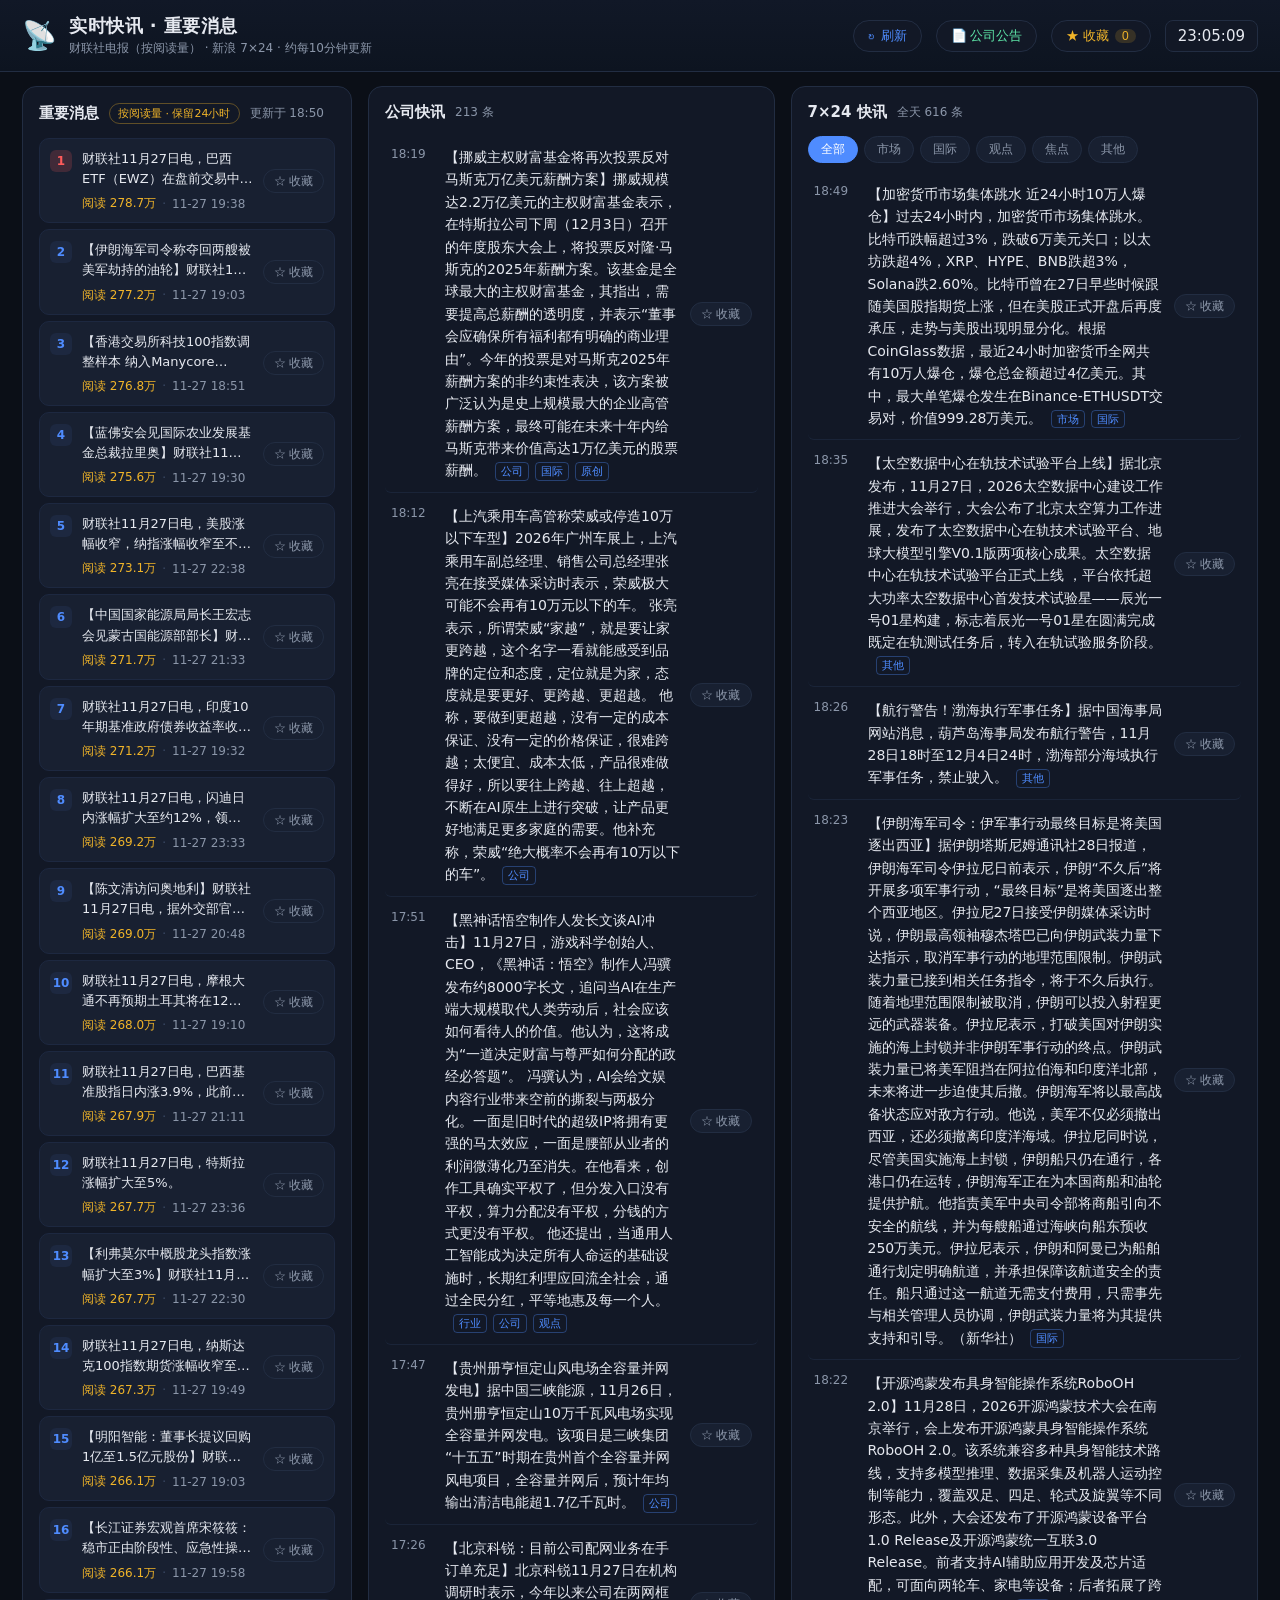
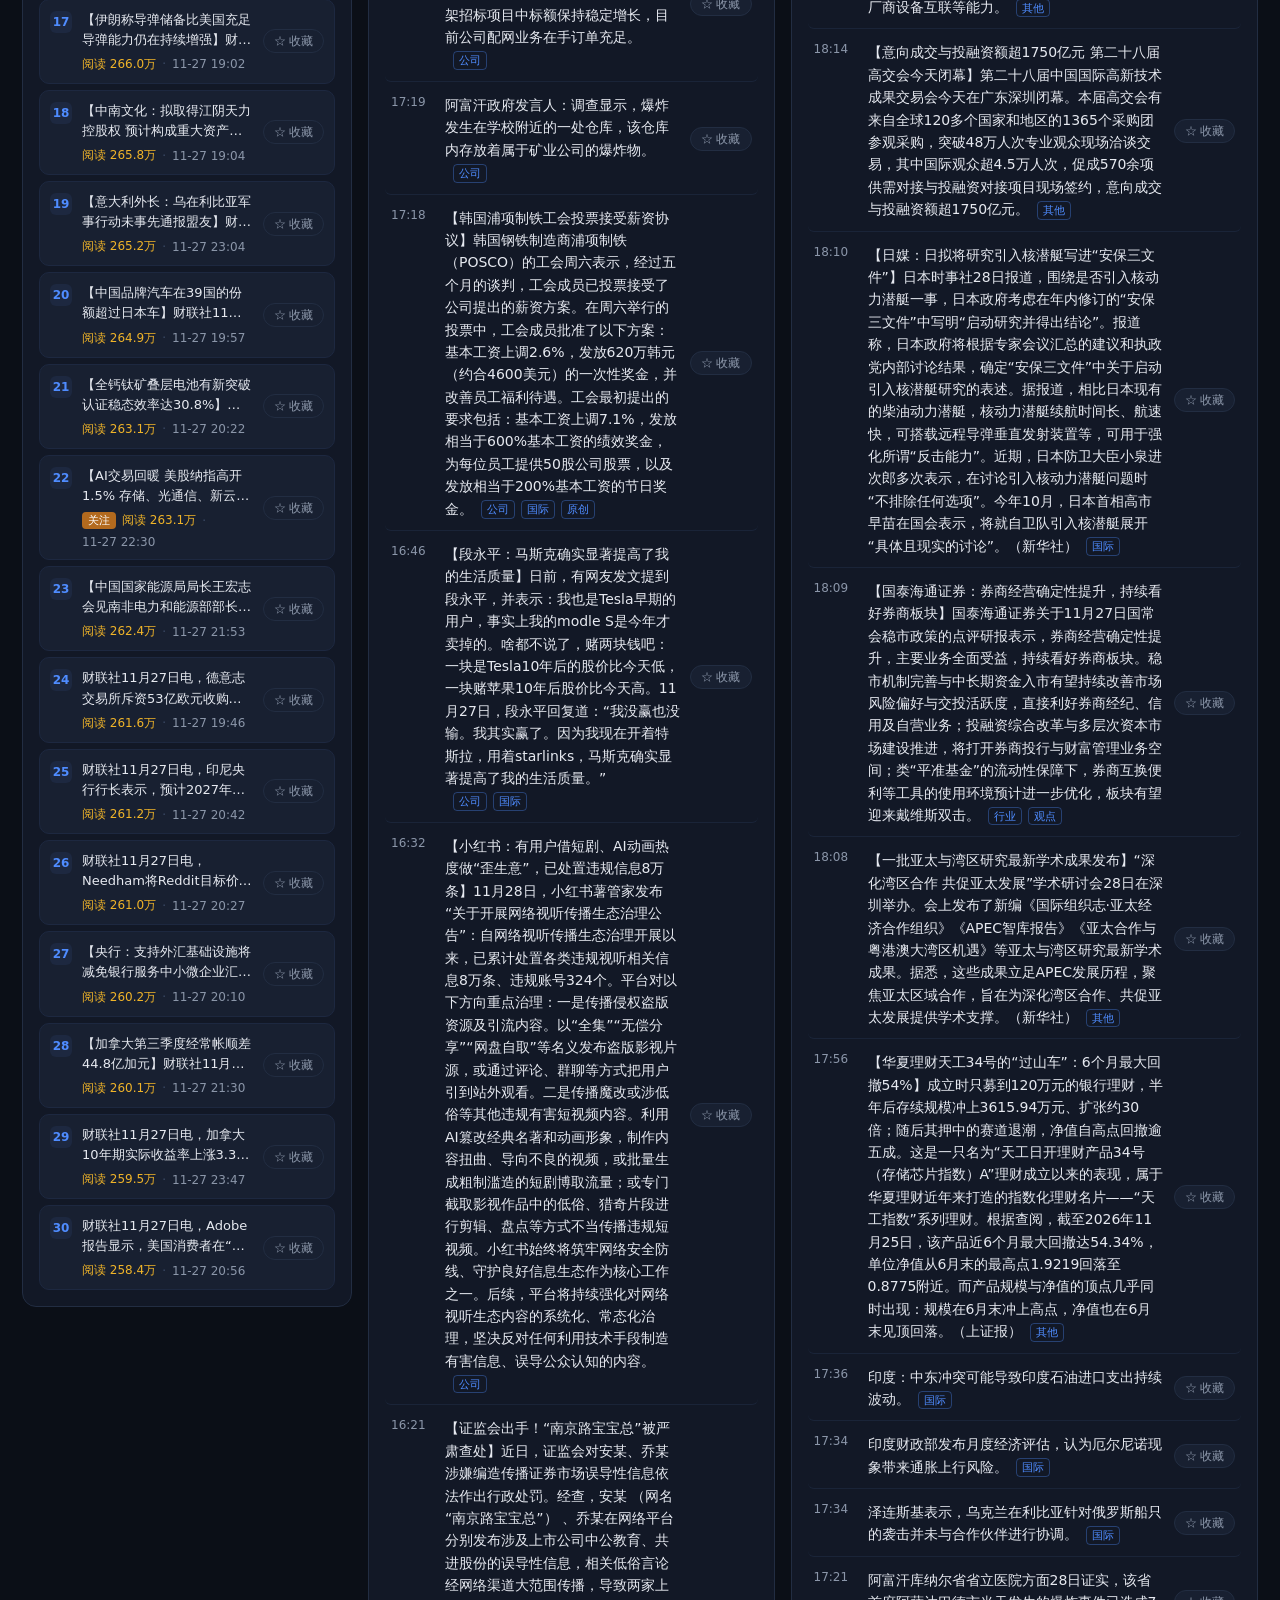
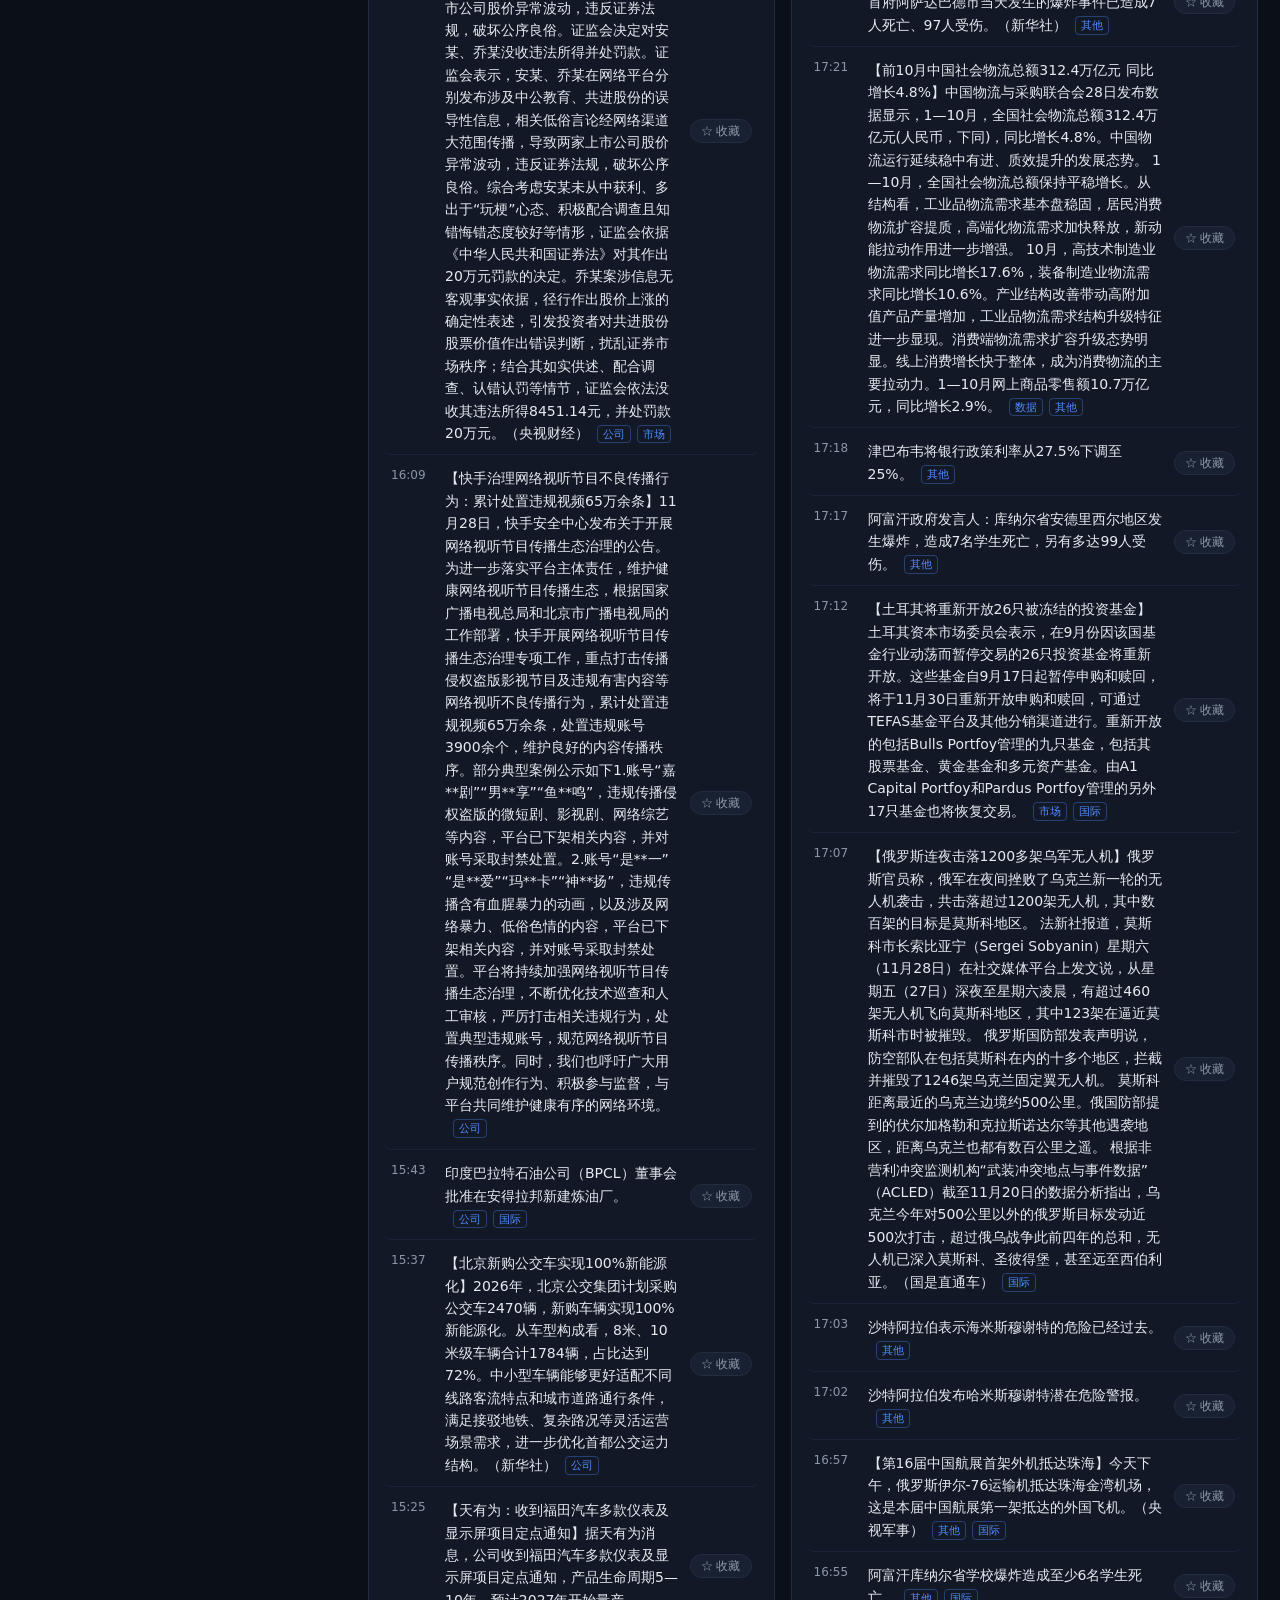
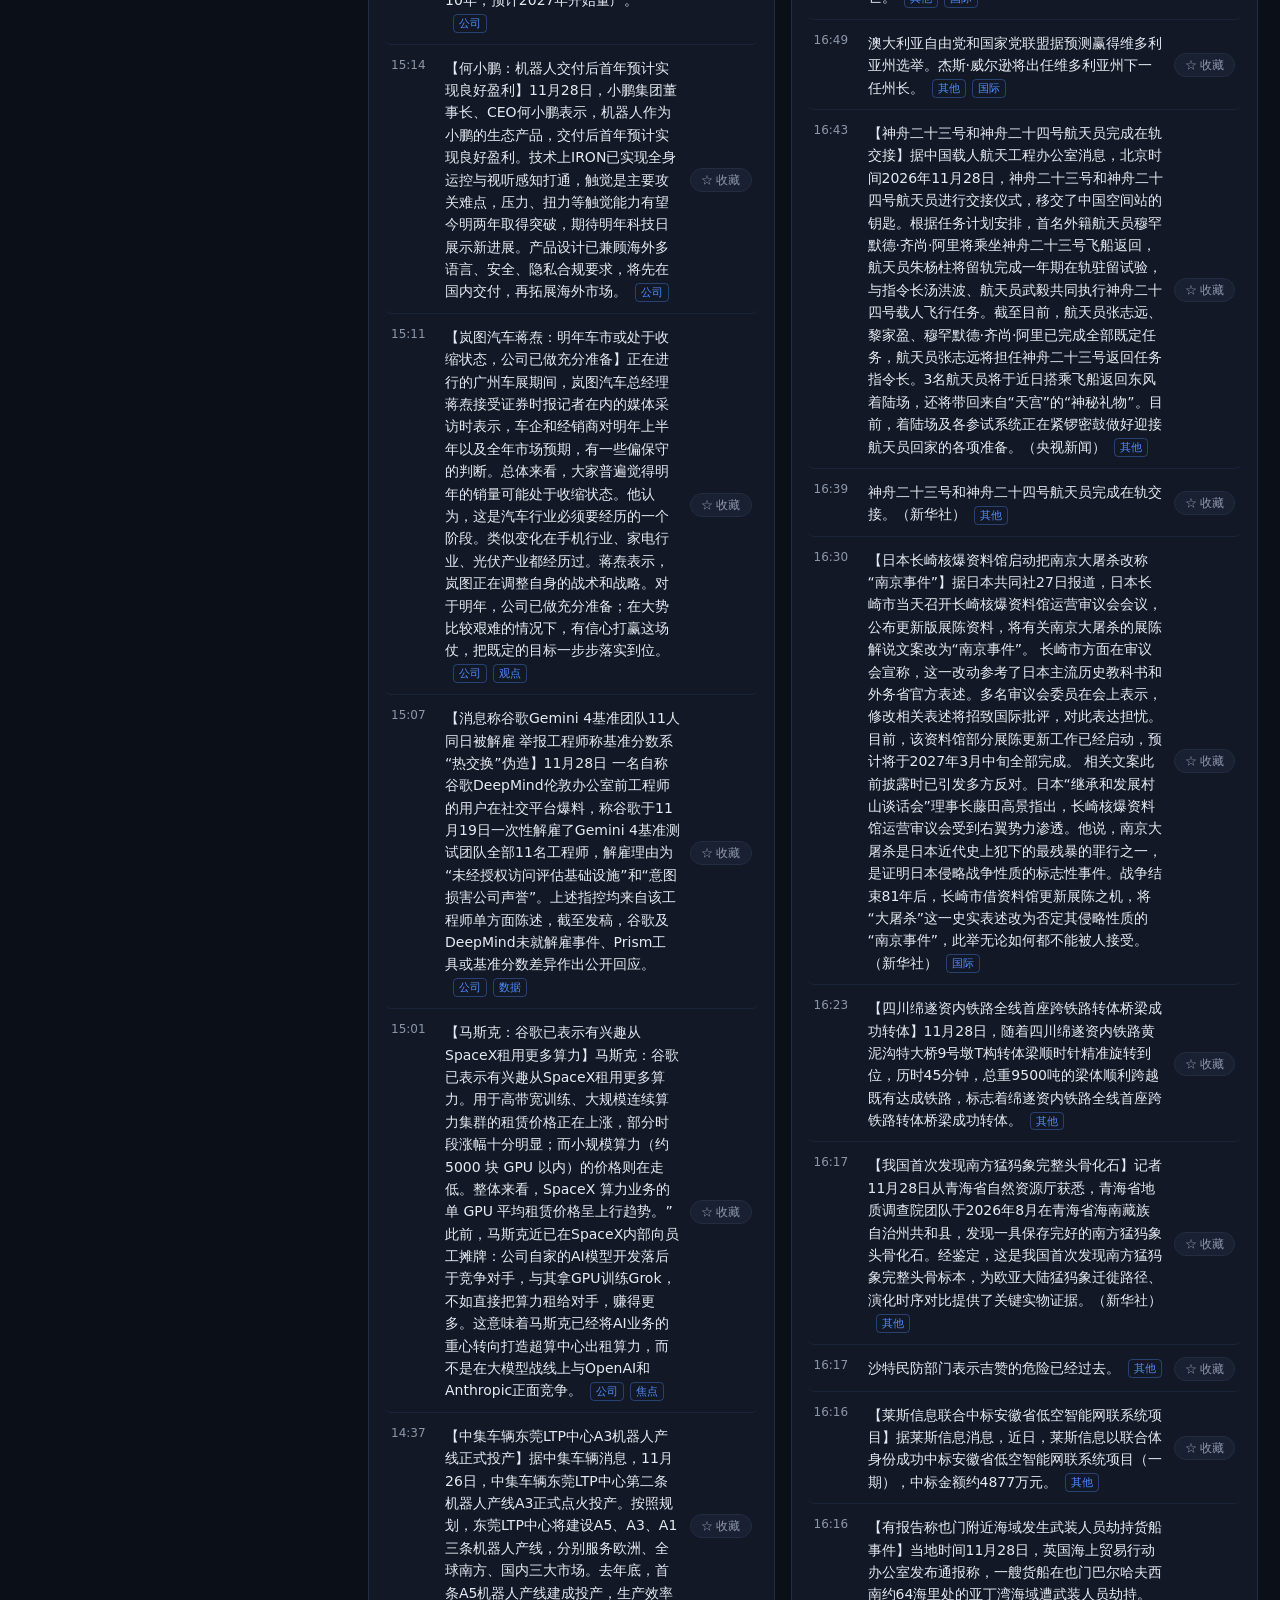
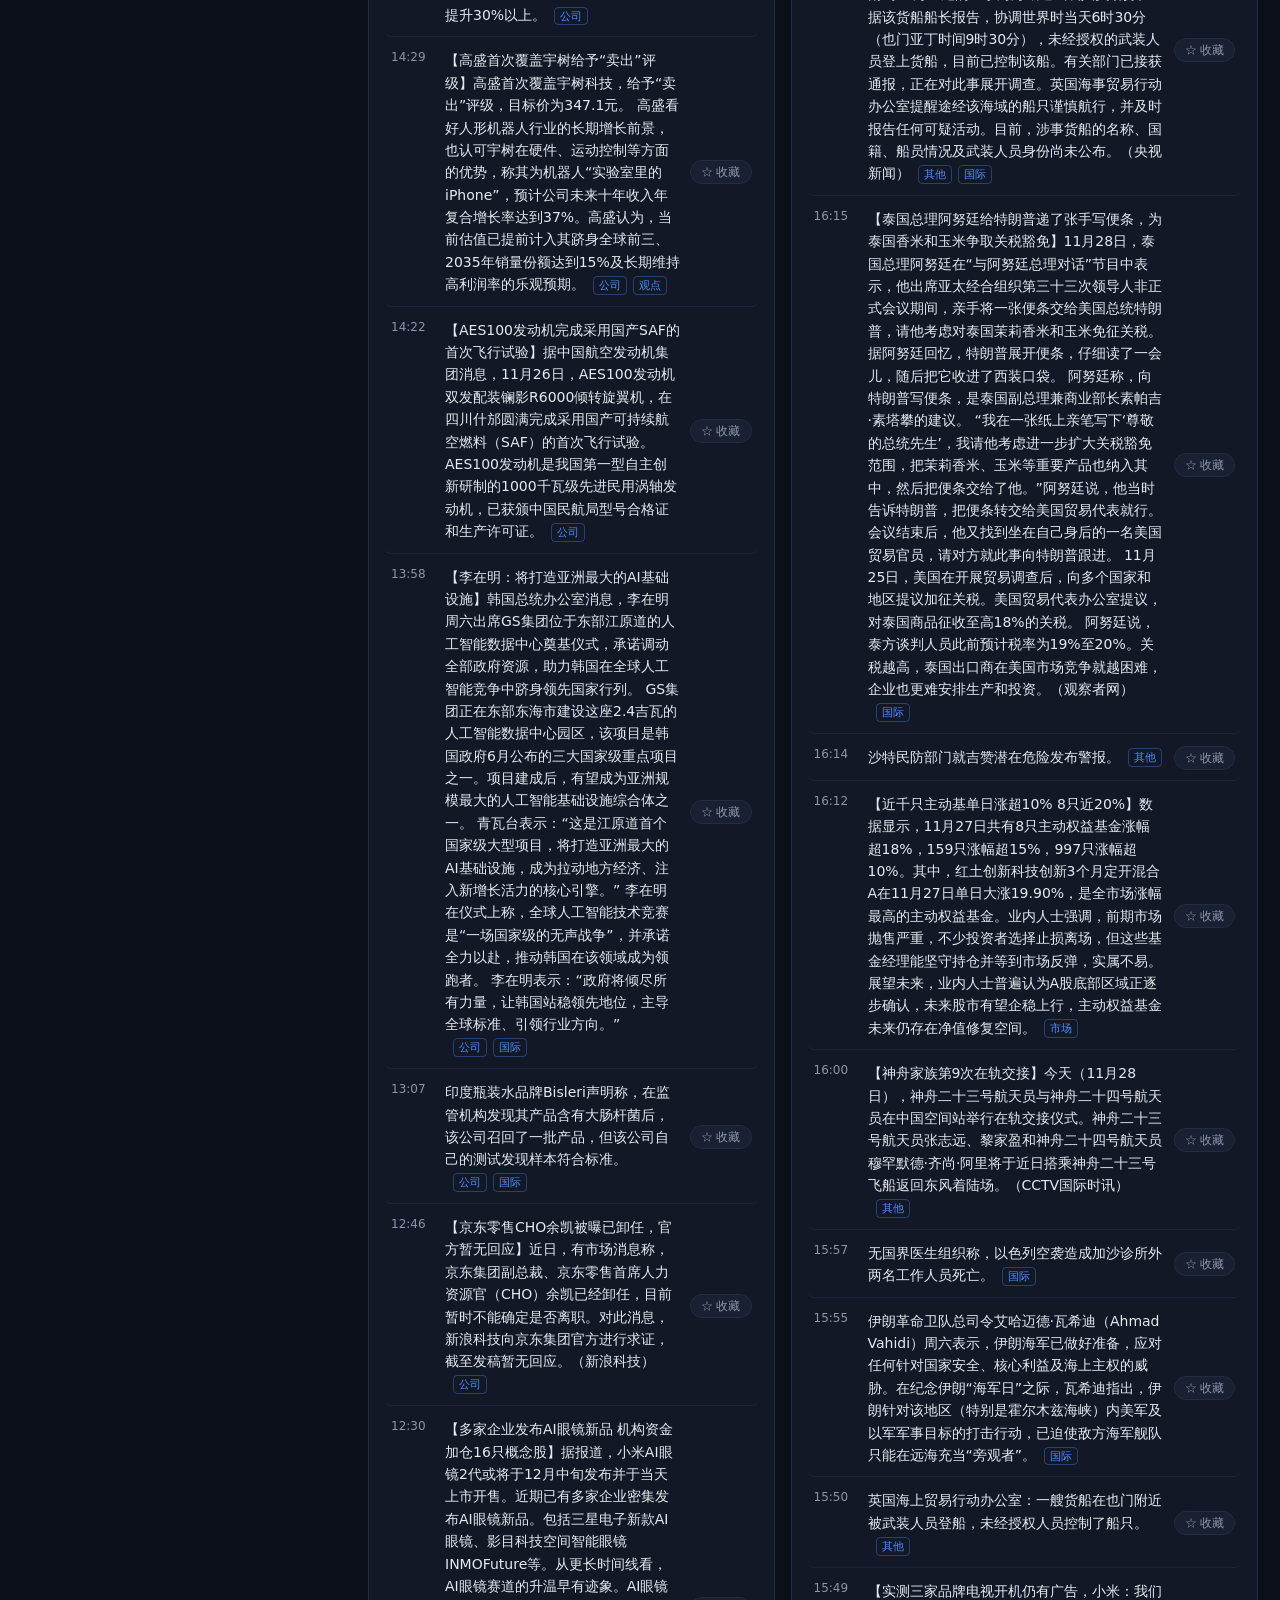
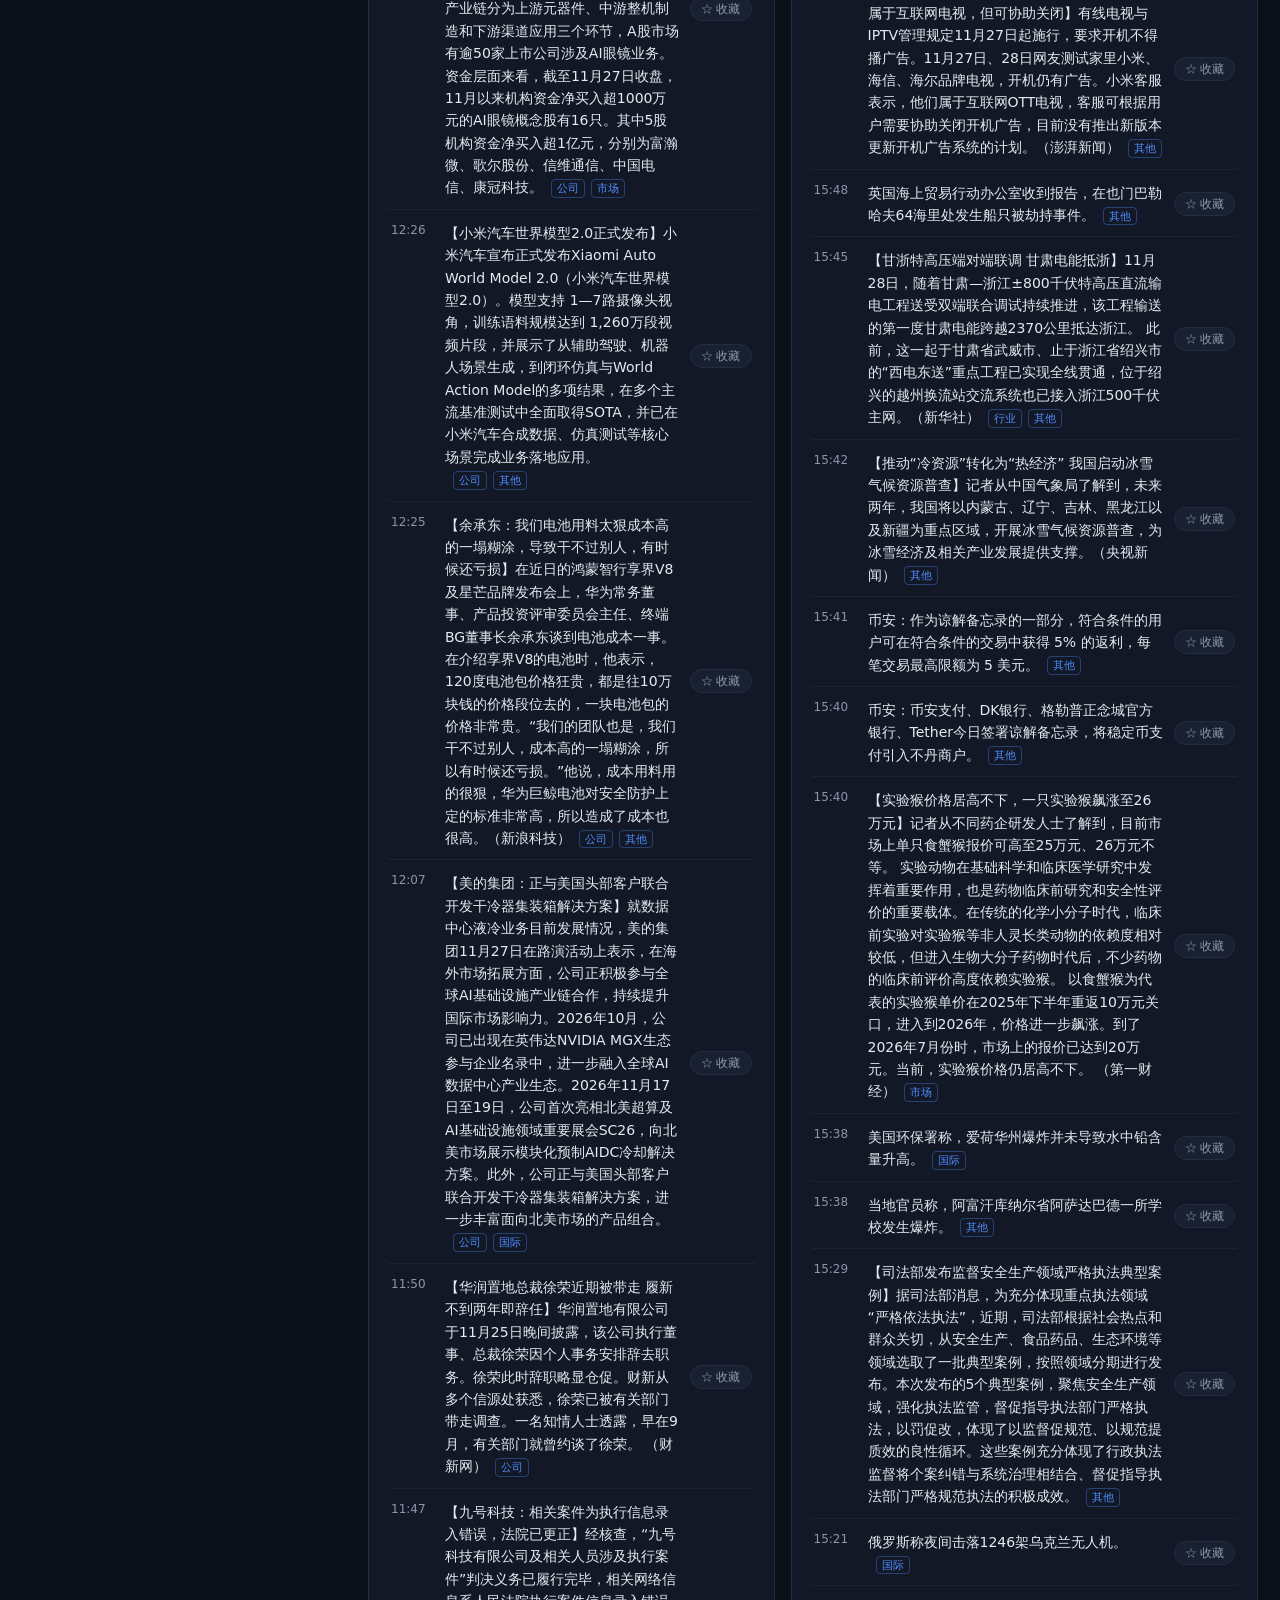
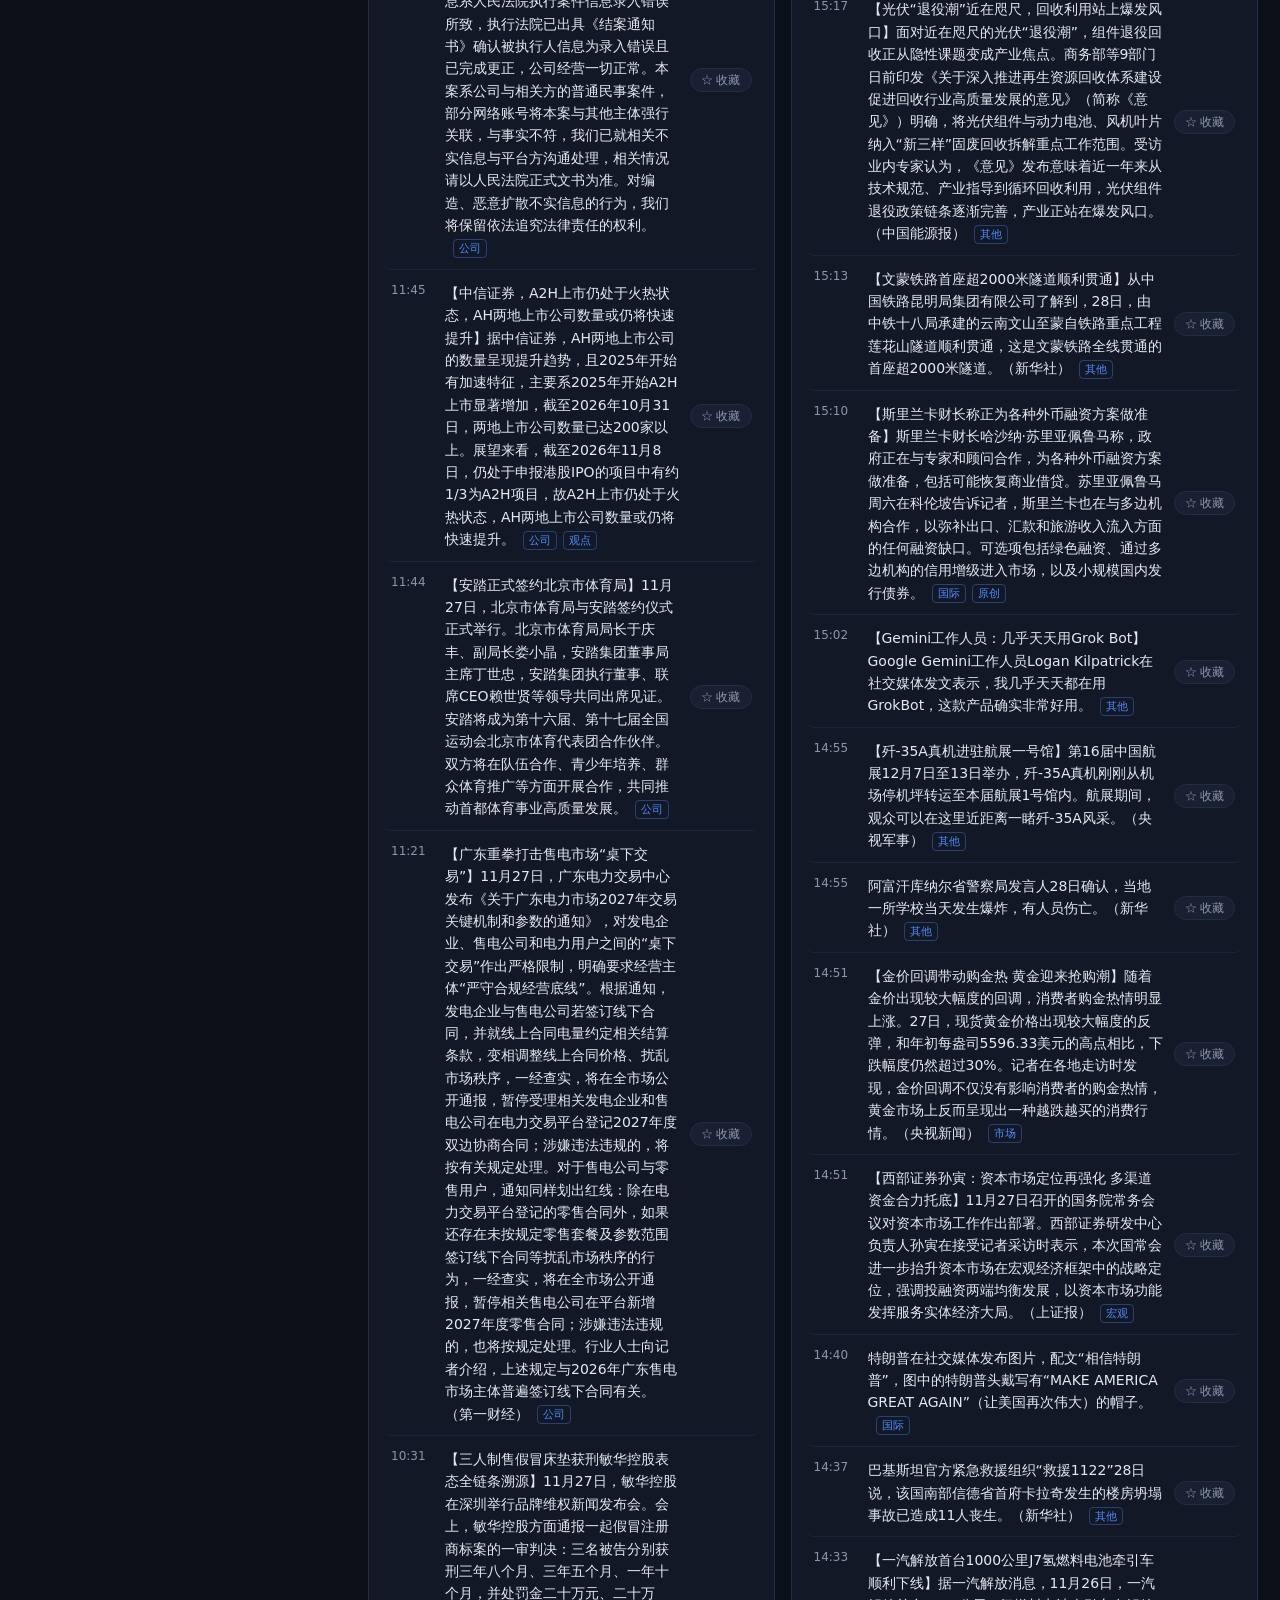
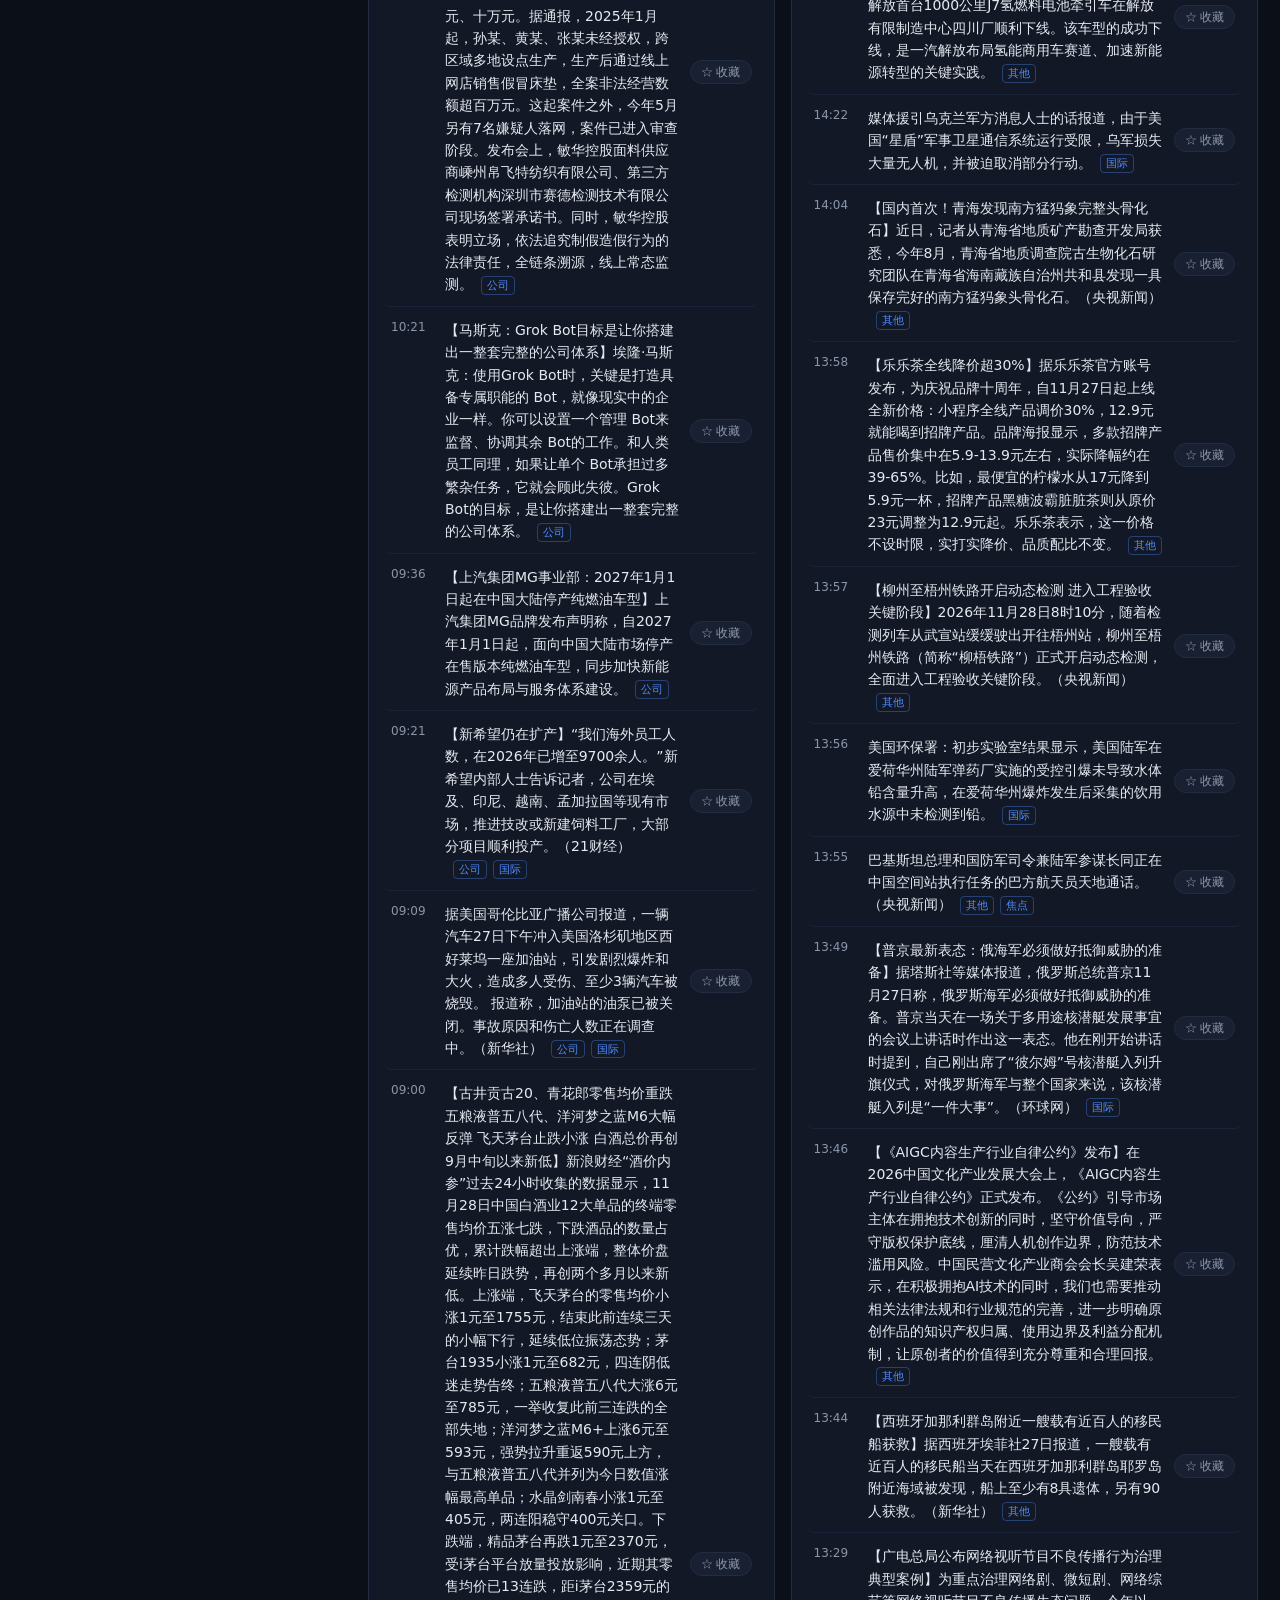
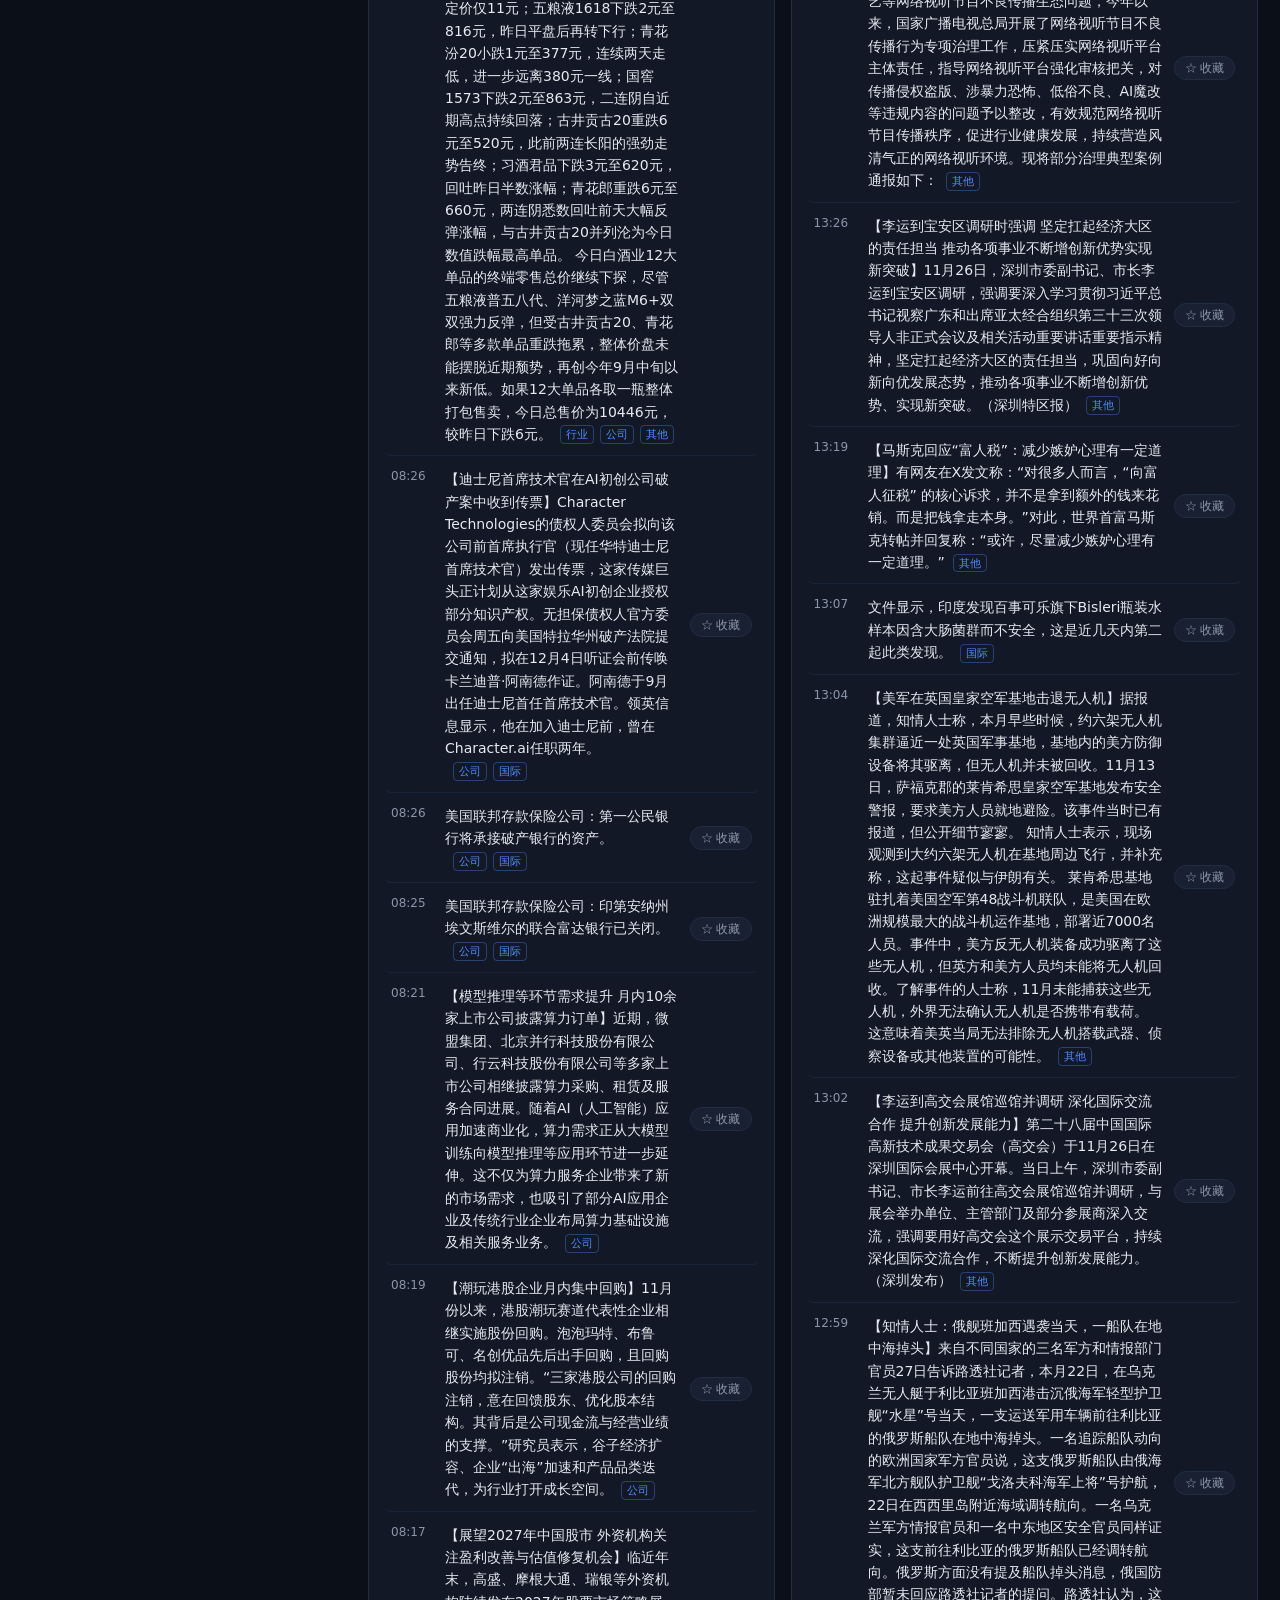
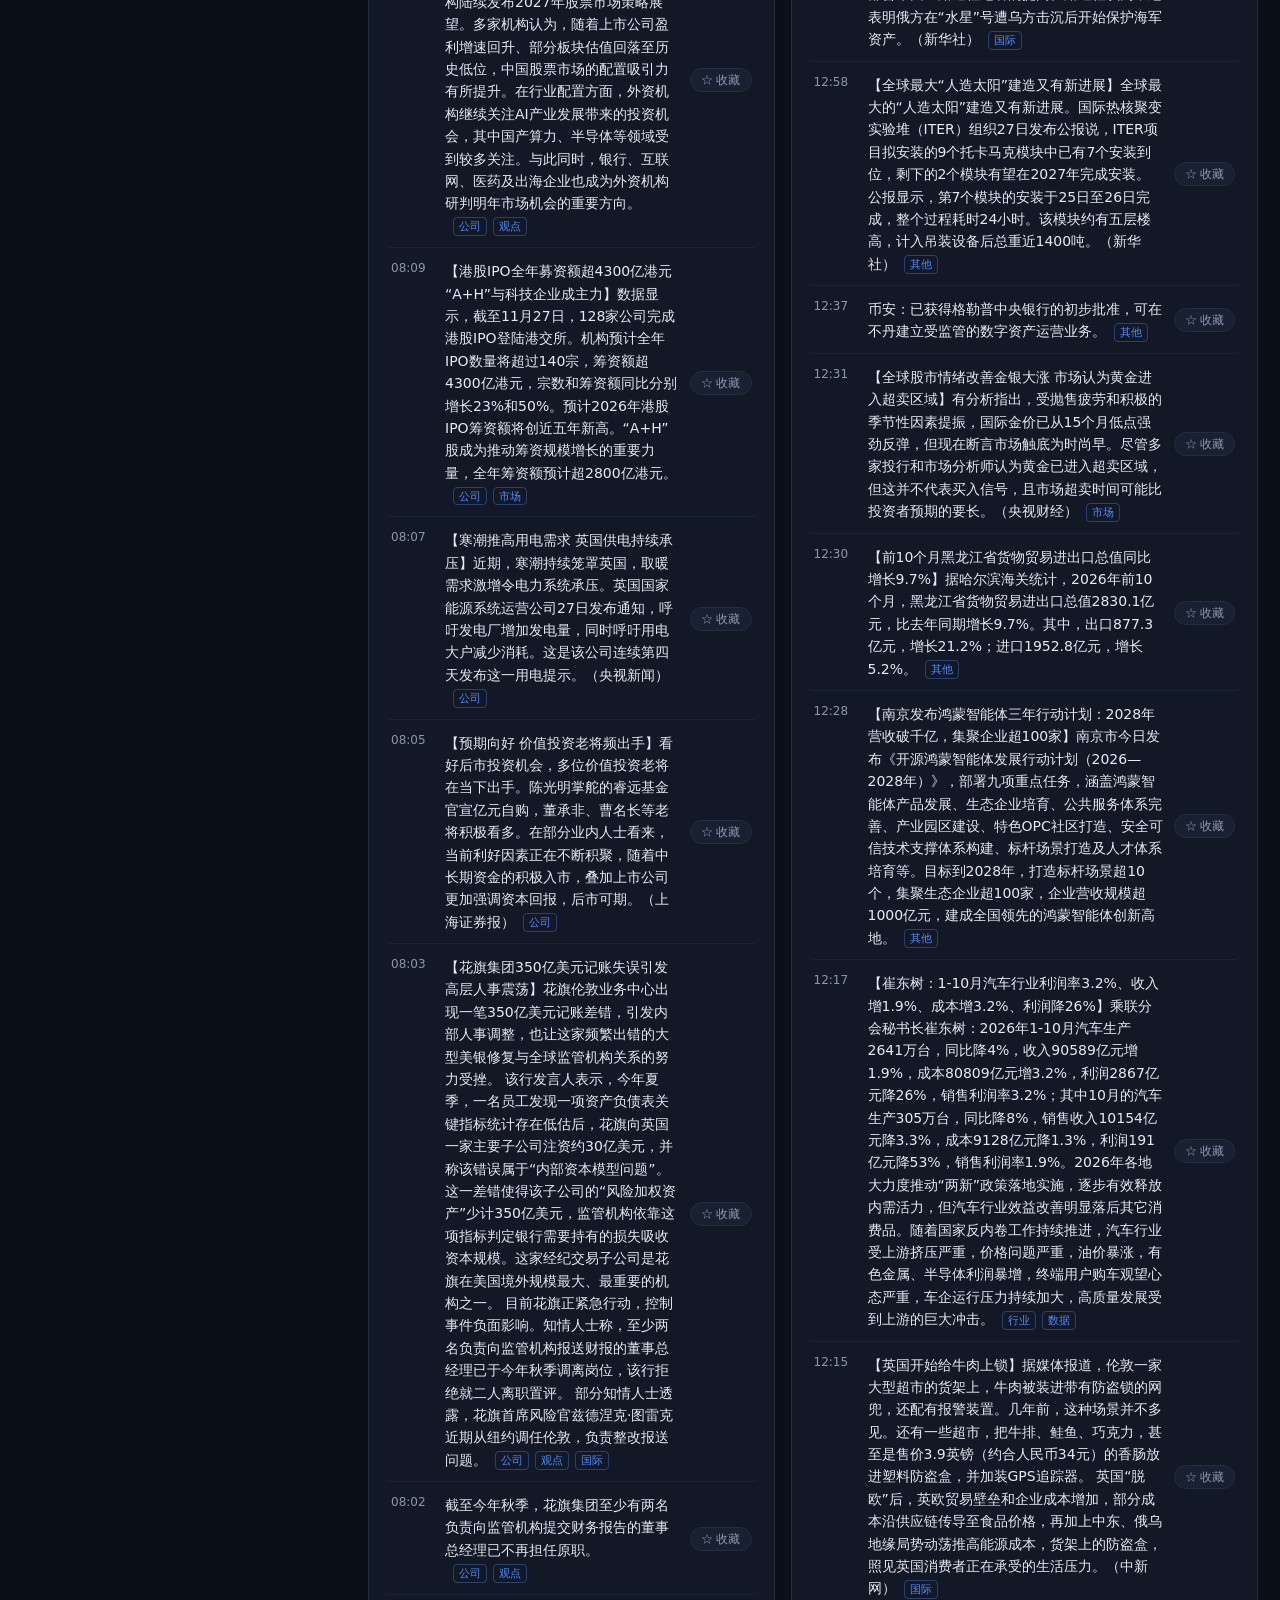
<file: docs/index.html>
<!doctype html>
<html lang="zh-CN">
<head>
  <meta charset="utf-8">
  <meta name="viewport" content="width=device-width, initial-scale=1">
  <title>实时快讯 · 重要消息</title>
  <link rel="stylesheet" href="style.css?v=3">
</head>
<body>
  <header class="topbar">
    <div class="brand">
      <span class="logo">📡</span>
      <div>
        <h1>实时快讯 · 重要消息</h1>
        <div class="sub">财联社电报（按阅读量） · 新浪 7×24 · 约每10分钟更新</div>
      </div>
    </div>
    <div class="top-right">
      <button id="refresh-btn" class="refresh-btn"><span class="r-arrow">↻</span> 刷新</button>
      <button id="ann-toggle" class="ann-toggle">📄 公司公告</button>
      <button id="fav-toggle" class="fav-toggle">★ 收藏 <span class="count" id="fav-count">0</span></button>
      <div class="clock" id="clock">--:--:--</div>
    </div>
  </header>

  <main>
    <section class="panel important-panel">
      <div class="panel-head">
        <h2>重要消息</h2>
        <span class="badge">按阅读量 · 保留24小时</span>
        <span class="updated" id="cls-updated">--</span>
      </div>
      <div class="important" id="important"></div>
    </section>

    <section class="panel company-panel">
      <div class="panel-head">
        <h2>公司快讯</h2>
        <span class="updated" id="company-updated">--</span>
      </div>
      <div class="news" id="company"></div>
    </section>

    <section class="panel news-panel">
      <div class="panel-head">
        <h2>7×24 快讯</h2>
        <span class="updated" id="news-updated">--</span>
      </div>
      <div class="news-filters" id="news-filters"></div>
      <div class="news" id="news"></div>
    </section>
  </main>

  <footer>
    数据来源：财联社电报 · 新浪财经 7×24 · 东方财富上市公司公告。数据约每10分钟由 GitHub 自动更新，免费公开接口可能存在延迟，内容仅供信息参考，不构成投资建议。
  </footer>

  <div class="drawer-overlay" id="drawer-overlay"></div>
  <aside class="drawer" id="fav-drawer" aria-hidden="true">
    <div class="drawer-head">
      <h2>我的收藏</h2>
      <span class="drawer-count" id="fav-count-head">0 条</span>
      <button id="clear-favs" class="ghost-btn">清空</button>
      <button id="drawer-close" class="icon-btn" title="关闭">✕</button>
    </div>
    <div class="news drawer-list" id="favs"></div>
  </aside>

  <aside class="drawer" id="ann-drawer" aria-hidden="true">
    <div class="drawer-head">
      <h2>公司公告</h2>
      <span class="drawer-count" id="ann-updated">--</span>
      <button id="ann-drawer-close" class="icon-btn" title="关闭">✕</button>
    </div>
    <div class="ann-list drawer-list" id="announcements"></div>
  </aside>

  <script src="app.js?v=3"></script>
</body>
</html>
</file>
<file: docs/style.css>
:root {
  --bg: #0b0f17;
  --panel: #121826;
  --panel-2: #182031;
  --border: #222d42;
  --text: #e6e9f0;
  --muted: #8b96a9;
  --up: #ff5b5b;
  --down: #2fbf71;
  --accent: #4f8cff;
  --gold: #f0b429;
}

* { box-sizing: border-box; }

html, body {
  margin: 0;
  padding: 0;
  background: var(--bg);
  color: var(--text);
  font-family: "Segoe UI", "Microsoft YaHei", "PingFang SC", system-ui, sans-serif;
  font-size: 14px;
}

.topbar {
  display: flex;
  align-items: center;
  justify-content: space-between;
  padding: 14px 22px;
  background: linear-gradient(180deg, #111827, #0d1420);
  border-bottom: 1px solid var(--border);
  position: sticky;
  top: 0;
  z-index: 20;
}

.brand { display: flex; align-items: center; gap: 12px; }
.logo { font-size: 28px; }
.brand h1 { margin: 0; font-size: 18px; font-weight: 700; letter-spacing: .5px; }
.sub { color: var(--muted); font-size: 12px; margin-top: 2px; }

.top-right { display: flex; align-items: center; gap: 14px; }
.clock {
  font-variant-numeric: tabular-nums;
  font-size: 15px;
  background: var(--panel);
  border: 1px solid var(--border);
  padding: 6px 12px;
  border-radius: 8px;
}
.status-pill {
  font-size: 12px;
  padding: 6px 12px;
  border-radius: 999px;
  border: 1px solid var(--border);
  color: var(--muted);
  background: var(--panel);
}
.status-pill.ok { color: #5ee6a8; border-color: rgba(94,230,168,.4); }
.status-pill.err { color: #ff8b8b; border-color: rgba(255,139,139,.4); }
.refresh-btn {
  background: var(--panel);
  border: 1px solid var(--border);
  color: var(--accent);
  border-radius: 999px;
  padding: 6px 14px;
  font-size: 13px;
  cursor: pointer;
  display: inline-flex;
  align-items: center;
  gap: 6px;
}
.refresh-btn:hover { border-color: rgba(79,140,255,.5); }
.refresh-btn .r-arrow { display: inline-block; }
.refresh-btn.spinning .r-arrow { animation: spin .7s linear; }
@keyframes spin { from { transform: rotate(0deg); } to { transform: rotate(360deg); } }
.ann-toggle {
  background: var(--panel);
  border: 1px solid var(--border);
  color: #5ee6a8;
  border-radius: 999px;
  padding: 6px 14px;
  font-size: 13px;
  cursor: pointer;
  display: inline-flex;
  align-items: center;
  gap: 6px;
}
.ann-toggle:hover { border-color: rgba(94,230,168,.5); }
.fav-toggle {
  background: var(--panel);
  border: 1px solid var(--border);
  color: var(--gold);
  border-radius: 999px;
  padding: 6px 14px;
  font-size: 13px;
  cursor: pointer;
  display: inline-flex;
  align-items: center;
  gap: 6px;
}
.fav-toggle:hover { border-color: rgba(240,180,41,.5); }
.count {
  background: rgba(240,180,41,.16);
  color: var(--gold);
  border-radius: 999px;
  padding: 0 7px;
  font-size: 12px;
  font-variant-numeric: tabular-nums;
}

main {
  max-width: 1500px;
  margin: 0 auto;
  padding: 14px 22px 30px;
  display: grid;
  grid-template-columns: 330px minmax(300px, 1fr) minmax(320px, 1.15fr);
  gap: 16px;
  align-items: start;
}

.panel {
  background: var(--panel);
  border: 1px solid var(--border);
  border-radius: 14px;
  padding: 16px;
}
.important-panel { position: sticky; top: 76px; }

.panel-head {
  display: flex;
  align-items: center;
  flex-wrap: wrap;
  gap: 10px;
  margin-bottom: 14px;
}
.panel-head h2 { margin: 0; font-size: 15px; font-weight: 700; }
.badge {
  font-size: 11px;
  color: var(--gold);
  border: 1px solid rgba(240,180,41,.35);
  padding: 2px 8px;
  border-radius: 999px;
}
.updated { color: var(--muted); font-size: 12px; font-variant-numeric: tabular-nums; }

/* 重要消息 */
.important { display: flex; flex-direction: column; gap: 6px; }
.imp-item {
  display: flex;
  align-items: flex-start;
  gap: 10px;
  padding: 10px;
  background: var(--panel-2);
  border: 1px solid #1d2840;
  border-radius: 10px;
}
.imp-rank {
  flex: 0 0 auto;
  width: 22px;
  height: 22px;
  border-radius: 6px;
  background: #1d2840;
  color: var(--accent);
  font-size: 12px;
  font-weight: 700;
  display: flex;
  align-items: center;
  justify-content: center;
  margin-top: 1px;
}
.imp-item:first-child .imp-rank { background: rgba(255,91,91,.18); color: var(--up); }
.imp-body { flex: 1; min-width: 0; }
.imp-text {
  font-size: 13px;
  line-height: 1.55;
  display: -webkit-box;
  -webkit-line-clamp: 2;
  -webkit-box-orient: vertical;
  overflow: hidden;
}
.imp-text a { color: var(--text); text-decoration: none; }
.imp-text a:hover { color: var(--accent); }
.imp-meta {
  display: flex;
  align-items: center;
  flex-wrap: wrap;
  gap: 6px;
  margin-top: 6px;
  font-size: 12px;
  color: var(--muted);
}
.read { color: var(--gold); }
.dot { color: #3d4b66; }
.lvl-tag {
  font-size: 11px;
  color: #fff;
  background: #d33a3a;
  padding: 1px 6px;
  border-radius: 4px;
}
.lvl-tag.b { background: #b36a1e; }

/* 快讯与收藏 */
.news { display: flex; flex-direction: column; gap: 2px; }
.news-item {
  display: flex;
  align-items: flex-start;
  gap: 10px;
  padding: 10px 6px;
  border-bottom: 1px solid #1a2438;
  border-radius: 6px;
}
.news-item:hover { background: #161e30; }
.news-time {
  color: var(--muted);
  font-size: 12px;
  font-variant-numeric: tabular-nums;
  white-space: nowrap;
  padding-top: 1px;
  min-width: 44px;
}
.news-body { flex: 1; min-width: 0; line-height: 1.6; }
.news-text a { color: var(--text); text-decoration: none; }
.news-text a:hover { color: var(--accent); }
.news-tags { display: inline-flex; gap: 6px; margin-left: 8px; vertical-align: middle; }
.news-tag {
  font-size: 10.5px;
  color: var(--accent);
  border: 1px solid rgba(79,140,255,.35);
  padding: 0 5px;
  border-radius: 4px;
}
.news-src {
  font-size: 11px;
  color: var(--muted);
  border: 1px solid var(--border);
  padding: 0 6px;
  border-radius: 4px;
  margin-left: 8px;
}

.fav-btn {
  flex: 0 0 auto;
  background: var(--panel-2);
  border: 1px solid var(--border);
  cursor: pointer;
  color: var(--muted);
  font-size: 12px;
  line-height: 1;
  padding: 5px 10px;
  border-radius: 999px;
  white-space: nowrap;
  align-self: center;
  transition: all .12s;
}
.fav-btn:hover { color: var(--gold); border-color: rgba(240,180,41,.5); }
.fav-btn.on { color: var(--gold); border-color: rgba(240,180,41,.5); background: rgba(240,180,41,.08); }

.ghost-btn {
  background: var(--panel-2);
  border: 1px solid var(--border);
  color: var(--muted);
  border-radius: 8px;
  padding: 5px 12px;
  font-size: 12px;
  cursor: pointer;
}
.ghost-btn:hover { color: #ff8b8b; border-color: rgba(255,139,139,.4); }

.empty { color: var(--muted); font-size: 13px; padding: 16px 4px; }

.news-item.fresh { animation: fadein 1.4s; }
@keyframes fadein { from { background: rgba(79,140,255,.16); } to { background: transparent; } }
.load-more {
  display: block;
  width: 100%;
  margin-top: 10px;
  padding: 10px;
  background: var(--panel-2);
  border: 1px solid var(--border);
  color: var(--accent);
  border-radius: 8px;
  cursor: pointer;
  font-size: 13px;
}
.load-more:hover { border-color: rgba(79,140,255,.5); }
.news-filters {
  display: flex;
  flex-wrap: wrap;
  gap: 6px;
  margin-bottom: 10px;
}
.filter-btn {
  background: var(--panel-2);
  border: 1px solid var(--border);
  color: var(--muted);
  border-radius: 999px;
  padding: 4px 12px;
  font-size: 12px;
  cursor: pointer;
}
.filter-btn:hover { color: var(--text); border-color: #3a4a6b; }
.filter-btn.active { color: #fff; background: var(--accent); border-color: var(--accent); }

/* 上市公司公告 */
.ann-list { display: flex; flex-direction: column; gap: 2px; }
.ann-item {
  display: flex;
  align-items: flex-start;
  gap: 12px;
  padding: 9px 6px;
  border-bottom: 1px solid #1a2438;
  border-radius: 6px;
}
.ann-item:hover { background: #161e30; }
.ann-date {
  color: var(--muted);
  font-size: 12px;
  font-variant-numeric: tabular-nums;
  white-space: nowrap;
  min-width: 40px;
  padding-top: 1px;
}
.ann-body { flex: 1; min-width: 0; }
.ann-title { font-size: 13.5px; line-height: 1.5; }
.ann-title a { color: var(--text); text-decoration: none; }
.ann-title a:hover { color: var(--accent); }
.ann-meta { display: flex; align-items: center; gap: 8px; margin-top: 4px; font-size: 12px; color: var(--muted); }
.ann-company { color: #9aa7bc; }
.ann-cat {
  font-size: 11px;
  color: var(--accent);
  border: 1px solid rgba(79,140,255,.35);
  padding: 0 6px;
  border-radius: 4px;
}
.ann-link { color: var(--text); text-decoration: none; cursor: pointer; }
.ann-link:hover { color: var(--accent); }

/* 收藏抽屉 */
.drawer-overlay {
  position: fixed;
  inset: 0;
  background: rgba(4,8,16,.55);
  opacity: 0;
  visibility: hidden;
  transition: opacity .18s;
  z-index: 40;
}
.drawer-overlay.open { opacity: 1; visibility: visible; }
.drawer {
  position: fixed;
  top: 0;
  right: 0;
  bottom: 0;
  width: min(440px, 92vw);
  background: #0f1522;
  border-left: 1px solid var(--border);
  z-index: 50;
  transform: translateX(100%);
  transition: transform .22s ease;
  display: flex;
  flex-direction: column;
}
.drawer.open { transform: translateX(0); }
.drawer-head {
  display: flex;
  align-items: center;
  gap: 10px;
  padding: 16px;
  border-bottom: 1px solid var(--border);
}
.drawer-head h2 { margin: 0; font-size: 15px; font-weight: 700; }
.drawer-count { color: var(--gold); font-size: 12px; }
.drawer-head .ghost-btn { margin-left: auto; }
.icon-btn {
  background: none;
  border: none;
  color: var(--muted);
  font-size: 16px;
  cursor: pointer;
  padding: 4px 8px;
  border-radius: 6px;
}
.icon-btn:hover { color: var(--text); background: var(--panel-2); }
.drawer-list { flex: 1; overflow-y: auto; padding: 6px 14px 20px; }

/* 公告正文弹窗 */
.modal-overlay {
  position: fixed;
  inset: 0;
  background: rgba(4,8,16,.6);
  opacity: 0;
  visibility: hidden;
  transition: opacity .18s;
  z-index: 60;
}
.modal-overlay.open { opacity: 1; visibility: visible; }
.modal {
  position: fixed;
  left: 50%;
  top: 50%;
  transform: translate(-50%, -50%) scale(.98);
  width: min(760px, 94vw);
  max-height: 86vh;
  background: #101624;
  border: 1px solid var(--border);
  border-radius: 14px;
  z-index: 70;
  display: flex;
  flex-direction: column;
  opacity: 0;
  visibility: hidden;
  transition: all .18s;
}
.modal.open { opacity: 1; visibility: visible; transform: translate(-50%, -50%) scale(1); }
.modal-head {
  display: flex;
  align-items: center;
  justify-content: space-between;
  gap: 10px;
  padding: 14px 16px;
  border-bottom: 1px solid var(--border);
}
.modal-head h2 { margin: 0; font-size: 15px; font-weight: 700; }
.modal-meta { padding: 8px 16px 0; color: var(--muted); font-size: 12px; }
.modal-body {
  flex: 1;
  overflow-y: auto;
  padding: 12px 16px 16px;
  font-size: 13.5px;
  line-height: 1.75;
  white-space: pre-wrap;
  word-break: break-word;
}
.modal-foot { padding: 10px 16px; border-top: 1px solid var(--border); }
.modal-foot a { color: var(--accent); text-decoration: none; font-size: 12.5px; }
.modal-foot a:hover { text-decoration: underline; }

footer {
  max-width: 1500px;
  margin: 0 auto 26px;
  padding: 0 22px;
  color: #5c6779;
  font-size: 12px;
}

@media (max-width: 980px) {
  main { grid-template-columns: 1fr; }
  .important-panel { position: static; }
  .topbar { flex-direction: column; align-items: flex-start; gap: 10px; }
  .top-right { width: 100%; justify-content: space-between; }
}
</file>
